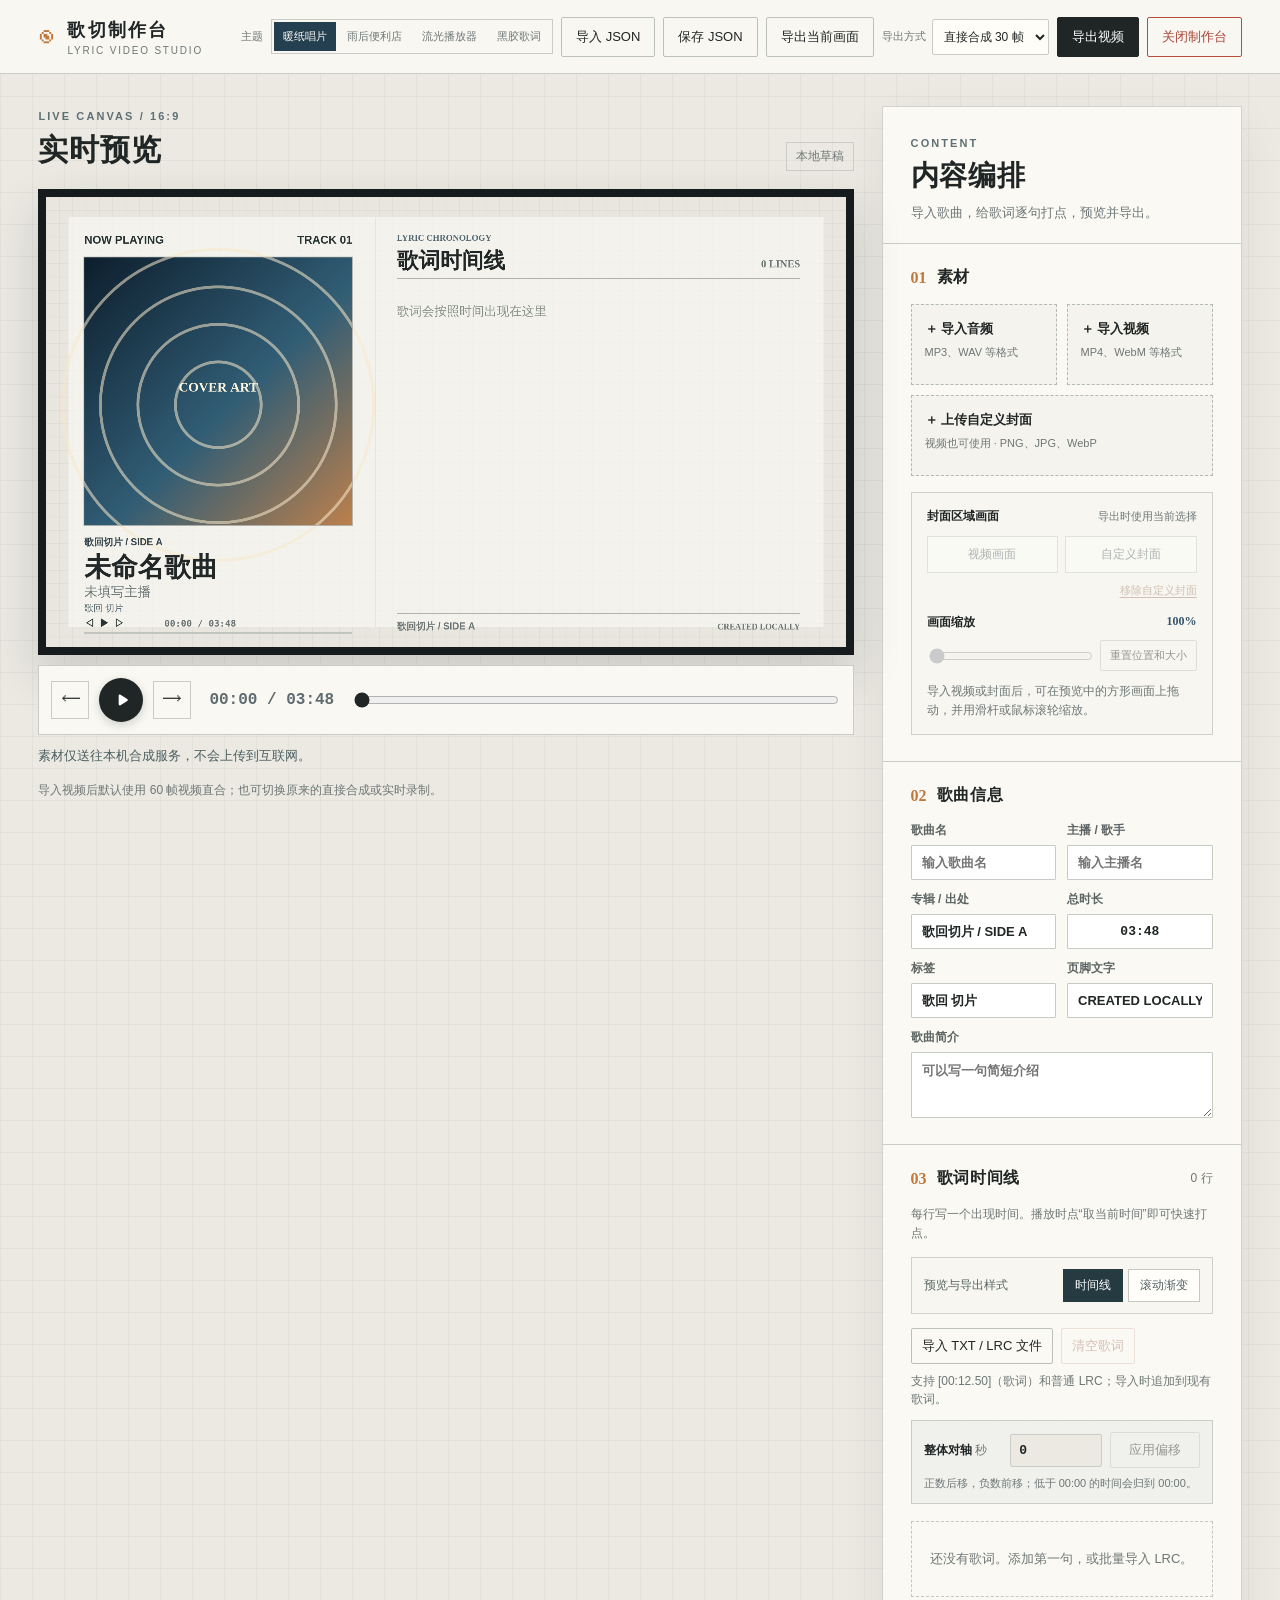
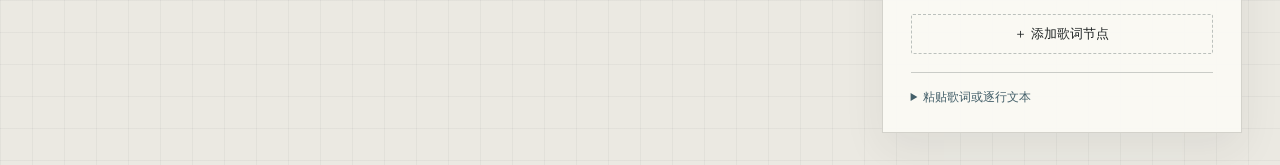
<file: index.html>
<!doctype html>
<html lang="zh-CN">
<head>
  <meta charset="utf-8">
  <meta name="viewport" content="width=device-width, initial-scale=1">
  <meta name="theme-color" content="#e9e6dd">
  <title>歌切制作台</title>
  <link rel="stylesheet" href="styles.css">
</head>
<body>
  <header class="topbar">
    <div class="brand"><span class="brand-mark">◉</span><div><strong>歌切制作台</strong><small>LYRIC VIDEO STUDIO</small></div></div>
    <div class="top-actions">
      <div class="theme-picker"><span>主题</span><div class="theme-switch" role="group" aria-label="制作台主题"><button id="theme-paper" type="button" aria-pressed="true">暖纸唱片</button><button id="theme-rainy" type="button" aria-pressed="false">雨后便利店</button><button id="theme-player" type="button" aria-pressed="false">流光播放器</button><button id="theme-vinyl" type="button" aria-pressed="false">黑胶歌词</button></div></div>
      <label class="button ghost" for="project-import">导入 JSON</label>
      <input id="project-import" type="file" accept=".json,application/json" hidden>
      <button id="project-save" class="button ghost" type="button">保存 JSON</button>
      <button id="export-png" class="button ghost" type="button">导出当前画面</button>
      <label class="export-mode">导出方式<select id="export-mode" aria-label="视频导出方式"><option value="video-direct">视频直合 60 帧</option><option value="direct" selected>直接合成 30 帧</option><option value="record">实时录制</option></select></label>
      <button id="export-video" class="button primary" type="button">导出视频</button>
      <button id="shutdown-studio" class="button shutdown" type="button">关闭制作台</button>
    </div>
  </header>

  <div id="shutdown-screen" class="shutdown-screen hidden" role="status" aria-live="polite">
    <div class="shutdown-card"><span class="eyebrow">STUDIO CLOSED</span><h1>制作台已关闭</h1><p>本机服务和正在进行的合成已停止。要继续使用，请重新双击“启动制作台.bat”，然后刷新页面。</p></div>
  </div>

  <main class="workspace">
    <section class="preview-column" aria-label="视频预览">
      <div class="section-heading"><div><span class="eyebrow">LIVE CANVAS / 16:9</span><h1>实时预览</h1></div><span id="save-state" class="save-state">本地草稿</span></div>
      <div class="canvas-frame"><canvas id="preview" width="1920" height="1080" aria-label="歌词视频画面预览"></canvas></div>
      <div class="transport">
        <button id="prev-line" type="button" title="上一句" aria-label="上一句">⟵</button>
        <button id="play-toggle" class="play-button" type="button" aria-label="播放"><svg class="transport-icon" viewBox="0 0 24 24" aria-hidden="true"><path d="M8 6.8c0-1.1 1.2-1.7 2.2-1.1l8.1 5.1a1.4 1.4 0 0 1 0 2.4l-8.1 5.1A1.4 1.4 0 0 1 8 17.2z"/></svg></button>
        <button id="next-line" type="button" title="下一句" aria-label="下一句">⟶</button>
        <span id="time-readout" class="time-readout">00:00 / 03:48</span>
        <input id="seek" type="range" min="0" max="228" step="0.05" value="0" aria-label="播放进度">
      </div>
      <div id="export-status" class="export-status" role="status" aria-live="polite">素材仅送往本机合成服务，不会上传到互联网。</div>
      <button id="cancel-export" class="button cancel hidden" type="button">停止合成</button>
      <p class="hint">导入视频后默认使用 60 帧视频直合；也可切换原来的直接合成或实时录制。</p>
    </section>

    <aside class="editor" aria-label="内容编辑">
      <div class="editor-header"><span class="eyebrow">CONTENT</span><h2>内容编排</h2><p>导入歌曲，给歌词逐句打点，预览并导出。</p></div>

      <section class="editor-section">
        <div class="editor-section-title"><span class="number">01</span><h3>素材</h3></div>
        <div class="upload-grid">
          <label class="upload-box" for="media-input"><strong>＋ 导入音频</strong><small id="media-name">MP3、WAV 等格式</small></label>
          <input id="media-input" type="file" accept="audio/*" hidden>
          <label class="upload-box" for="video-input"><strong>＋ 导入视频</strong><small id="video-name">MP4、WebM 等格式</small></label>
          <input id="video-input" type="file" accept="video/*" hidden>
          <label class="upload-box cover-upload" for="cover-input"><strong>＋ 上传自定义封面</strong><small id="cover-name">视频也可使用 · PNG、JPG、WebP</small></label>
          <input id="cover-input" type="file" accept="image/*" hidden>
        </div>
        <div class="visual-controls">
          <div class="visual-controls-heading"><strong>封面区域画面</strong><span>导出时使用当前选择</span></div>
          <div class="visual-source-switch" role="group" aria-label="封面区域画面来源">
            <button id="visual-source-video" type="button" aria-pressed="false" disabled>视频画面</button>
            <button id="visual-source-cover" type="button" aria-pressed="false" disabled>自定义封面</button>
          </div>
          <button id="remove-cover" class="remove-cover" type="button" disabled>移除自定义封面</button>
          <div class="video-adjust">
            <label for="video-zoom">画面缩放 <output id="video-zoom-value" for="video-zoom">100%</output></label>
            <input id="video-zoom" type="range" min="1" max="3" step="0.01" value="1" disabled>
            <button id="video-reset" class="button ghost" type="button" disabled>重置位置和大小</button>
          </div>
          <p id="visual-help" class="field-note">导入视频或封面后，可在预览中的画面上拖动，并用滑杆或鼠标滚轮缩放。</p>
        </div>
        <div id="vinyl-background-controls" class="vinyl-background-controls hidden">
          <div class="visual-controls-heading"><strong>黑胶主题背景</strong><span>仅在工作台设置</span></div>
          <div class="vinyl-background-switch" role="group" aria-label="黑胶主题背景来源">
            <button id="vinyl-bg-video" type="button" aria-pressed="true">视频取色渐变</button>
            <button id="vinyl-bg-image" type="button" aria-pressed="false">自定义图片</button>
          </div>
          <label class="button ghost vinyl-background-upload" for="vinyl-bg-input">＋ 导入背景图片</label>
          <input id="vinyl-bg-input" type="file" accept="image/png,image/jpeg,image/webp" hidden>
          <button id="vinyl-bg-remove" class="remove-cover" type="button" disabled>移除背景图片</button>
          <p id="vinyl-bg-status" class="field-note">未导入视频时使用内置深蓝渐变。</p>
          <div class="vinyl-speed-control">
            <label for="vinyl-speed">唱片转速 <output id="vinyl-speed-value" for="vinyl-speed">40 秒/圈</output></label>
            <input id="vinyl-speed" type="range" min="5" max="80" step="1" value="40" aria-label="唱片每圈所需秒数">
            <small>仅播放时转动；数值越大，转得越慢。</small>
          </div>
        </div>
      </section>

      <section class="editor-section">
        <div class="editor-section-title"><span class="number">02</span><h3>歌曲信息</h3></div>
        <div class="fields two">
          <label>歌曲名<input id="song-title" autocomplete="off" placeholder="输入歌曲名"></label>
          <label>主播 / 歌手<input id="song-artist" autocomplete="off" placeholder="输入主播名"></label>
          <label>专辑 / 出处<input id="song-album" autocomplete="off" placeholder="歌回切片"></label>
          <label>总时长<input id="song-duration" inputmode="numeric" placeholder="03:48"></label>
          <label>标签<input id="song-tags" autocomplete="off" placeholder="歌回 夜晚"></label>
          <label>页脚文字<input id="song-footer" autocomplete="off" placeholder="CREATED LOCALLY"></label>
        </div>
        <label class="full-field">歌曲简介<textarea id="song-description" rows="2" placeholder="可以写一句简短介绍"></textarea></label>
      </section>

      <section class="editor-section lyrics-section">
        <div class="editor-section-title"><span class="number">03</span><h3>歌词时间线</h3><span id="line-count" class="count">0 行</span></div>
        <p class="field-note">每行写一个出现时间。播放时点“取当前时间”即可快速打点。</p>
        <div class="lyric-display-control">
          <span>预览与导出样式</span>
          <div class="lyric-display-switch" role="group" aria-label="歌词展示方式">
            <button id="lyric-style-timeline" type="button" aria-pressed="true">时间线</button>
            <button id="lyric-style-scroll" type="button" aria-pressed="false">滚动渐变</button>
          </div>
        </div>
        <div class="lyrics-file-import">
          <label class="button ghost" for="lyrics-file-input">导入 TXT / LRC 文件</label>
          <button id="clear-lyrics" class="button ghost clear-lyrics" type="button" disabled>清空歌词</button>
          <input id="lyrics-file-input" type="file" accept=".txt,.lrc,text/plain" hidden>
          <span id="lyrics-file-name">支持 [00:12.50]（歌词）和普通 LRC；导入时追加到现有歌词。</span>
        </div>
        <div class="lyric-offset-control">
          <label for="lyric-offset">整体对轴 <span>秒</span></label>
          <input id="lyric-offset" type="number" min="-3600" max="3600" step="0.01" value="0" aria-label="歌词整体前移或后移秒数">
          <button id="apply-lyric-offset" class="button ghost" type="button" disabled>应用偏移</button>
          <small>正数后移，负数前移；低于 00:00 的时间会归到 00:00。</small>
        </div>
        <div id="lyric-list" class="lyric-list"></div>
        <button id="add-line" class="button add-line" type="button">＋ 添加歌词节点</button>
        <details class="import-lrc"><summary>粘贴歌词或逐行文本</summary><textarea id="lrc-text" rows="5" placeholder="[00:12.50]（第一句歌词）\n[00:17.20]（第二句歌词）"></textarea><button id="lrc-import" class="button ghost" type="button">导入到时间线</button></details>
      </section>
    </aside>
  </main>

  <audio id="audio-source" preload="metadata"></audio>
  <video id="video-source" preload="metadata" playsinline></video>
  <script src="lyric-parser.js"></script>
  <script src="video-frame.js"></script>
  <script src="export-timeline.js"></script>
  <script src="recording-export.js"></script>
  <script src="vinyl-theme.js"></script>
  <script src="app.js"></script>
</body>
</html>
</file>
<file: styles.css>
:root{--paper:#ebe9e2;--paper-dark:#dedbd1;--ink:#202525;--muted:#6e7777;--line:#caccc7;--accent:#bf773b;--blue:#243f50;--white:#fffdf8}
*{box-sizing:border-box}
html,body{margin:0;min-height:100%;font-family:"Microsoft YaHei","Noto Sans CJK SC",sans-serif;color:var(--ink);background:var(--paper)}
body{background-image:linear-gradient(rgba(31,46,53,.045) 1px,transparent 1px),linear-gradient(90deg,rgba(31,46,53,.045) 1px,transparent 1px);background-size:32px 32px}
button,input,textarea{font:inherit}
button{cursor:pointer}
.topbar{height:74px;display:flex;align-items:center;justify-content:space-between;padding:0 clamp(18px,3vw,56px);border-bottom:1px solid var(--line);background:rgba(250,249,244,.88);backdrop-filter:blur(16px);position:sticky;top:0;z-index:10}
.brand{display:flex;align-items:center;gap:14px}.brand-mark{font-size:30px;color:var(--accent)}.brand strong{display:block;letter-spacing:.12em;font-size:18px}.brand small{display:block;font-size:10px;letter-spacing:.18em;color:var(--muted);margin-top:3px}
.top-actions{display:flex;gap:8px;align-items:center}.export-mode{display:flex;align-items:center;gap:6px;font-size:11px;color:var(--muted);white-space:nowrap}.export-mode select{max-width:136px;padding:9px 7px;border:1px solid var(--line);background:var(--white);color:var(--ink);font-size:12px;border-radius:2px}.export-mode select:disabled{opacity:.55}
.button{border:1px solid #bcc1bd;background:#f8f7f1;color:var(--ink);padding:10px 14px;border-radius:2px;display:inline-flex;align-items:center;justify-content:center;gap:5px;text-decoration:none;white-space:nowrap;font-size:13px;transition:background .18s,border-color .18s,transform .18s}.button:hover{background:white;border-color:#747d78;transform:translateY(-1px)}.button:disabled{opacity:.45;cursor:not-allowed;transform:none}.button.primary{background:var(--ink);border-color:var(--ink);color:white}.button.primary:hover{background:#34454c}.button.ghost{background:transparent}.button.cancel{margin-top:10px;border-color:#b74e3c;color:#b74e3c}
.button.shutdown{background:transparent;border-color:#b74e3c;color:#a84336}.button.shutdown:hover{background:#fff0ec;border-color:#a84336}
.shutdown-screen{position:fixed;inset:0;z-index:20;display:grid;place-items:center;padding:24px;background:rgba(15,26,31,.88)}.shutdown-card{max-width:460px;padding:38px;background:var(--white);border:1px solid var(--line);box-shadow:0 20px 60px rgba(0,0,0,.25)}.shutdown-card h1{margin:12px 0;font:32px Georgia,"Microsoft YaHei",serif}.shutdown-card p{margin:0;line-height:1.8;color:var(--muted)}
.workspace{display:grid;grid-template-columns:minmax(0,1.55fr) minmax(360px,.68fr);gap:28px;padding:32px clamp(18px,3vw,56px);max-width:2200px;margin:0 auto;align-items:start}
.preview-column{position:sticky;top:104px;min-width:0}.section-heading{display:flex;align-items:end;justify-content:space-between;margin-bottom:18px}.eyebrow{font-size:11px;letter-spacing:.19em;font-weight:700;color:#5f7075}.section-heading h1,.editor-header h2{font-family:Georgia,"Noto Serif CJK SC","Songti SC",serif;font-size:30px;letter-spacing:.03em;margin:6px 0 0}.save-state{font-size:12px;color:var(--muted);border:1px solid var(--line);padding:5px 9px}
.canvas-frame{background:#161c1e;padding:8px;box-shadow:0 20px 45px rgba(31,39,41,.16)}canvas{width:100%;height:auto;aspect-ratio:16/9;display:block;background:#e9e7e0}
.transport{display:flex;align-items:center;gap:10px;background:#f9f8f2;border:1px solid var(--line);padding:12px;margin-top:10px}.transport button{width:38px;height:38px;border:1px solid var(--line);background:transparent;color:var(--ink);font-size:19px}.transport button:hover{border-color:var(--ink)}.transport .play-button{width:44px;height:44px;display:grid;place-items:center;background:var(--ink);color:white;border-radius:50%;border-color:transparent;font-size:14px;box-shadow:0 3px 10px rgba(13,27,45,.18);transition:transform .18s ease,box-shadow .18s ease,background .18s ease}.transport .play-button:hover{transform:scale(1.06);box-shadow:0 5px 14px rgba(13,27,45,.24)}.transport .play-button:active{transform:scale(.96)}.transport-icon{width:20px;height:20px;display:block;fill:currentColor}.transport-icon:not(.pause-icon){transform:translateX(1px)}.time-readout{font-family:Consolas,"Microsoft YaHei",monospace;font-variant-numeric:lining-nums tabular-nums;font-weight:700;white-space:nowrap;color:#606b70;margin:0 8px}.transport input[type=range]{flex:1;min-width:80px;accent-color:var(--ink)}
.export-status{font-size:13px;color:#4b5f60;padding:12px 0 0;min-height:32px}.hint{font-size:12px;line-height:1.5;color:var(--muted);margin:14px 0}.hidden{display:none!important}
.editor{background:rgba(251,250,245,.94);border:1px solid #d3d2cb;box-shadow:0 16px 40px rgba(36,47,47,.07);min-width:0}.editor-header{padding:26px 28px 21px;border-bottom:1px solid var(--line)}.editor-header h2{font-size:28px}.editor-header p{font-size:13px;color:var(--muted);margin:9px 0 0}.editor-section{padding:23px 28px 26px;border-bottom:1px solid var(--line)}.editor-section:last-child{border-bottom:0}.editor-section-title{display:flex;align-items:center;gap:10px;margin-bottom:16px}.editor-section-title h3{font-size:16px;margin:0;letter-spacing:.04em}.number{font-family:Georgia,serif;color:var(--accent);font-weight:700}.count{margin-left:auto;font-size:12px;color:var(--muted)}
.upload-grid{display:grid;grid-template-columns:1fr 1fr;gap:10px}.upload-box{display:flex;flex-direction:column;gap:7px;min-height:81px;padding:15px 13px;border:1px dashed #b3bab6;cursor:pointer;background:#f4f3ed;transition:background .18s,border-color .18s}.upload-box:hover{background:white;border-color:var(--accent)}.upload-box strong{font-size:13px}.upload-box small{font-size:11px;color:var(--muted);line-height:1.4;overflow-wrap:anywhere}.field-note{font-size:12px;line-height:1.55;color:var(--muted);margin:12px 0 0}
.cover-upload{grid-column:1/-1}
.visual-controls{margin-top:16px;padding:15px;border:1px solid #d0d2ca;background:#f7f6f0}.visual-controls-heading{display:flex;align-items:center;justify-content:space-between;gap:8px;font-size:12px}.visual-controls-heading span{color:var(--muted);font-size:11px}.visual-source-switch{display:grid;grid-template-columns:1fr 1fr;gap:7px;margin-top:11px}.visual-source-switch button{padding:9px;border:1px solid #c5c9c2;background:#fffefa;color:#526063;font-size:12px}.visual-source-switch button[aria-pressed=true]{background:#263a42;border-color:#263a42;color:white}.visual-source-switch button:disabled{opacity:.44;cursor:not-allowed}.video-adjust{display:grid;grid-template-columns:1fr auto;align-items:center;gap:9px;margin-top:15px}.video-adjust label{grid-column:1/-1;display:flex;justify-content:space-between;font-size:12px;font-weight:700}.video-adjust output{font-family:Georgia,serif;color:#35556a}.video-adjust input{width:100%;accent-color:#263a42}.video-adjust .button{font-size:11px;padding:7px 9px}.visual-controls .field-note{margin-top:11px}canvas.can-pan{cursor:grab;touch-action:none}canvas.is-panning{cursor:grabbing}
.remove-cover{display:block;margin:9px 0 0 auto;padding:1px 0;border:0;background:transparent;color:#8a5b42;text-decoration:underline;text-underline-offset:3px;font-size:11px}.remove-cover:disabled{opacity:.35;cursor:not-allowed}
.vinyl-background-controls{margin-top:13px;padding:15px;border:1px solid #d0d2ca;background:#f7f6f0}.vinyl-background-switch{display:grid;grid-template-columns:1fr 1fr;gap:7px;margin-top:12px}.vinyl-background-switch button{padding:9px 7px;border:1px solid #c5c9c2;background:#fffefa;color:#526063;font-size:12px}.vinyl-background-switch button[aria-pressed=true]{background:#263a42;border-color:#263a42;color:white}.vinyl-background-upload{width:100%;margin-top:11px;cursor:pointer;border-style:dashed}.vinyl-background-controls .field-note{margin-top:12px}
.vinyl-speed-control{margin-top:16px;padding-top:14px;border-top:1px solid rgba(127,145,164,.32)}.vinyl-speed-control label{display:flex;justify-content:space-between;align-items:center;gap:10px;font-size:13px;font-weight:700}.vinyl-speed-control output{font-variant-numeric:tabular-nums;color:#b88b3e}.vinyl-speed-control input{width:100%;margin:11px 0 6px;accent-color:#d9b86c}.vinyl-speed-control small{display:block;color:#79878e;font-size:11px;line-height:1.5}body[data-theme="vinyl-player"] .vinyl-speed-control{border-color:#4c6a93}body[data-theme="vinyl-player"] .vinyl-speed-control output{color:#ead299}body[data-theme="vinyl-player"] .vinyl-speed-control small{color:#a9bedb}
.fields{display:grid;gap:11px}.fields.two{grid-template-columns:1fr 1fr}.fields label,.full-field,.lyric-row label{display:flex;flex-direction:column;gap:6px;font-size:12px;color:#5c6564;font-weight:600}.fields input,.full-field textarea,.lyric-row input,.import-lrc textarea{width:100%;border:1px solid #c7cbc6;background:white;color:var(--ink);padding:9px 10px;outline:none;border-radius:1px;font-size:13px}.fields input:focus,.full-field textarea:focus,.lyric-row input:focus,.import-lrc textarea:focus{border-color:var(--accent);box-shadow:0 0 0 2px rgba(191,119,59,.12)}.full-field{margin-top:11px}.full-field textarea{resize:vertical;min-height:66px}
.lyric-list{display:flex;flex-direction:column;gap:9px;margin:17px 0}.lyric-empty{padding:28px 15px;text-align:center;border:1px dashed #c4c8c2;color:var(--muted);font-size:13px}.lyric-row{border:1px solid #d0d2cc;background:#f6f5ef;padding:12px}.lyric-row.is-active{border-color:var(--accent);background:#f9f0e7}.lyric-row-top{display:flex;align-items:center;gap:8px;margin-bottom:9px}.lyric-index{font-family:Georgia,serif;font-weight:700;color:var(--accent);margin-right:auto}.lyric-row-top button{border:1px solid #c6c8c2;background:white;padding:4px 7px;font-size:11px;color:#566460}.lyric-row-top button:hover{border-color:var(--ink);color:var(--ink)}.lyric-row-fields{display:grid;grid-template-columns:80px 1fr;gap:9px}.lyric-row-fields .translation{grid-column:2}.lyric-row .time-input,#song-duration{text-align:center;font-family:Consolas,"Microsoft YaHei",monospace;font-variant-numeric:lining-nums tabular-nums;font-weight:700}.add-line{width:100%;border-style:dashed;background:transparent}.import-lrc{margin-top:18px;border-top:1px solid var(--line);padding-top:16px}.import-lrc summary{cursor:pointer;font-size:12px;color:#435f69}.import-lrc textarea{display:block;margin:12px 0;resize:vertical;min-height:85px}
.lyrics-file-import{display:flex;align-items:center;gap:8px;flex-wrap:wrap;margin-top:14px}.lyrics-file-import label{cursor:pointer;white-space:nowrap}.lyrics-file-import .button{padding:8px 10px}.lyrics-file-import span{flex:1 1 100%;font-size:12px;line-height:1.5;color:var(--muted)}.clear-lyrics{border-color:rgba(172,112,98,.45);color:#a86d60}.clear-lyrics:hover:not(:disabled){border-color:#c98a7b;color:#db9d8f}.clear-lyrics:disabled{opacity:.42;cursor:not-allowed}
.lyric-offset-control{display:grid;grid-template-columns:auto 92px auto;align-items:center;gap:8px;margin-top:12px;padding:11px 12px;border:1px solid var(--line);background:rgba(127,145,164,.08)}.lyric-offset-control label{font-size:12px;font-weight:700;color:var(--ink)}.lyric-offset-control label span{font-weight:400;color:var(--muted)}.lyric-offset-control input{width:100%;min-width:0;padding:8px;border:1px solid var(--line);border-radius:2px;background:var(--paper);color:var(--ink);font:600 13px Consolas,"Microsoft YaHei",monospace;font-variant-numeric:tabular-nums}.lyric-offset-control .button{padding:8px 10px;white-space:nowrap}.lyric-offset-control small{grid-column:1/-1;color:var(--muted);font-size:11px;line-height:1.45}.lyric-offset-control button:disabled{opacity:.42;cursor:not-allowed}body[data-theme="vinyl-player"] .lyric-offset-control{background:rgba(47,73,112,.25)}
.lyric-display-control{display:flex;align-items:center;justify-content:space-between;gap:12px;margin:15px 0 2px;padding:11px 12px;border:1px solid #d0d2ca;background:#f7f6f0;font-size:12px;color:#586564}.lyric-display-switch{display:flex;gap:5px}.lyric-display-switch button{padding:7px 11px;border:1px solid #c5c9c2;background:#fffefa;color:#526063;font-size:12px}.lyric-display-switch button[aria-pressed=true]{background:#263a42;border-color:#263a42;color:white}.lyric-display-switch button:focus-visible{outline:2px solid var(--accent);outline-offset:2px}
.theme-picker{display:flex;align-items:center;gap:8px;font-size:11px;color:var(--muted);white-space:nowrap}.theme-switch{display:flex;border:1px solid var(--line);padding:2px;gap:2px}.theme-switch button{border:0;background:transparent;color:var(--muted);padding:7px 9px;font-size:11px;white-space:nowrap}.theme-switch button[aria-pressed=true]{background:var(--blue);color:var(--white)}.theme-switch button:focus-visible{outline:2px solid var(--accent);outline-offset:1px}
body[data-theme="rainy-night"]{color-scheme:dark;--paper:#183451;--paper-dark:#24466a;--ink:#f0f7ff;--muted:#bbcee2;--line:rgba(159,199,235,.38);--accent:#78def1;--blue:#75dcf0;--white:#173653;background-color:var(--paper);background-image:radial-gradient(ellipse at 14% 14%,rgba(65,132,198,.30),transparent 42%),radial-gradient(ellipse at 88% 75%,rgba(119,131,202,.21),transparent 38%),linear-gradient(rgba(159,205,247,.075) 1px,transparent 1px),linear-gradient(90deg,rgba(159,205,247,.075) 1px,transparent 1px);background-size:auto,auto,32px 32px,32px 32px}
body[data-theme="rainy-night"] .topbar{background:rgba(19,43,69,.94);border-color:var(--line);box-shadow:0 8px 30px rgba(4,15,30,.24)}body[data-theme="rainy-night"] .brand-mark{color:#74e6ff}body[data-theme="rainy-night"] .brand small{color:#91afcf}body[data-theme="rainy-night"] .eyebrow{color:#91c5e7}
body[data-theme="rainy-night"] .button{background:#24476b;border-color:#4b7097;color:#f3f8ff}body[data-theme="rainy-night"] .button:hover{background:#31577e;border-color:#75dcf0}body[data-theme="rainy-night"] .button.primary{background:#71dff3;border-color:#71dff3;color:#08203d}body[data-theme="rainy-night"] .button.primary:hover{background:#a0efff;border-color:#a0efff}body[data-theme="rainy-night"] .button.cancel{background:transparent;border-color:#db857e;color:#ffc2ba}
body[data-theme="rainy-night"] .theme-switch{border-color:#4c7097}body[data-theme="rainy-night"] .theme-switch button[aria-pressed=true]{background:#71dff3;color:#173653}
body[data-theme="rainy-night"] .section-heading h1,body[data-theme="rainy-night"] .editor-header h2{color:#f0f7ff}body[data-theme="rainy-night"] .save-state{border-color:#355579;color:#b1c9e3}
body[data-theme="rainy-night"] .canvas-frame{background:#102640;box-shadow:0 20px 48px rgba(5,19,37,.42),0 0 0 1px rgba(148,207,247,.28)}body[data-theme="rainy-night"] canvas{background:#193654}
body[data-theme="rainy-night"] .transport{background:rgba(25,53,83,.95);border-color:#5c81a7}body[data-theme="rainy-night"] .transport button{border-color:#4c7097;color:#d9e9f7}body[data-theme="rainy-night"] .transport button:hover{border-color:#75dcf0}body[data-theme="rainy-night"] .transport .play-button{background:#71dff3;border-color:#71dff3;color:#08203d}body[data-theme="rainy-night"] .time-readout{color:#c7d9ea}body[data-theme="rainy-night"] .transport input[type=range],body[data-theme="rainy-night"] .video-adjust input{accent-color:#71dff3}body[data-theme="rainy-night"] .export-status{color:#b7d0e8}
body[data-theme="rainy-night"] .editor{background:rgba(23,47,75,.96);border-color:#42688f;box-shadow:0 18px 48px rgba(0,8,22,.32)}body[data-theme="rainy-night"] .editor-header,body[data-theme="rainy-night"] .editor-section{border-color:#42688f}body[data-theme="rainy-night"] .editor-section-title h3{color:#eff7ff}body[data-theme="rainy-night"] .number{color:#83e4f4}body[data-theme="rainy-night"] .count{color:#bbcee2}body[data-theme="rainy-night"] .fields label,body[data-theme="rainy-night"] .full-field,body[data-theme="rainy-night"] .lyric-row label{color:#c0d4e8}body[data-theme="rainy-night"] .field-note,body[data-theme="rainy-night"] .hint{color:#adc2da}
body[data-theme="rainy-night"] .upload-box{background:rgba(36,68,103,.84);border-color:#5c81a7;color:#eff7ff}body[data-theme="rainy-night"] .upload-box:hover{background:#315b82;border-color:#69dcf5}body[data-theme="rainy-night"] .upload-box small{color:#bfd2e7}body[data-theme="rainy-night"] .visual-controls,body[data-theme="rainy-night"] .lyric-display-control{background:rgba(34,61,91,.86);border-color:#52759a;color:#d7e8f7}body[data-theme="rainy-night"] .visual-controls-heading span{color:#acc3da}body[data-theme="rainy-night"] .visual-source-switch button{background:#1c3a5c;border-color:#4a7098;color:#d9e8f6}body[data-theme="rainy-night"] .visual-source-switch button[aria-pressed=true]{background:#71dff3;border-color:#71dff3;color:#08203d}body[data-theme="rainy-night"] .video-adjust output{color:#87e5f7}body[data-theme="rainy-night"] .remove-cover{color:#b1e6f5}
body[data-theme="rainy-night"] .fields input,body[data-theme="rainy-night"] .full-field textarea,body[data-theme="rainy-night"] .lyric-row input,body[data-theme="rainy-night"] .import-lrc textarea{background:#1a3655;border-color:#52769b;color:#f3f8ff}body[data-theme="rainy-night"] .fields input::placeholder,body[data-theme="rainy-night"] .full-field textarea::placeholder,body[data-theme="rainy-night"] .lyric-row input::placeholder,body[data-theme="rainy-night"] .import-lrc textarea::placeholder{color:#a0b7d0}body[data-theme="rainy-night"] .fields input:focus,body[data-theme="rainy-night"] .full-field textarea:focus,body[data-theme="rainy-night"] .lyric-row input:focus,body[data-theme="rainy-night"] .import-lrc textarea:focus{border-color:#68ddf4;box-shadow:0 0 0 2px rgba(104,218,244,.2)}
body[data-theme="rainy-night"] .lyric-empty,body[data-theme="rainy-night"] .lyric-row{background:rgba(31,61,95,.84);border-color:#52769a;color:#a9c1dc}body[data-theme="rainy-night"] .lyric-row.is-active{background:rgba(66,139,174,.40);border-color:#71dff3}body[data-theme="rainy-night"] .lyric-row-top button{background:#1e3c5e;border-color:#52799f;color:#e5f0fa}body[data-theme="rainy-night"] .lyric-row-top button:hover{border-color:#68ddf4;color:#f7fcff}body[data-theme="rainy-night"] .add-line{border-color:#52779c;color:#deedf8}body[data-theme="rainy-night"] .import-lrc{border-color:#52779b}body[data-theme="rainy-night"] .import-lrc summary{color:#9ce5f3}body[data-theme="rainy-night"] .lyric-display-switch button{background:#1e3c5e;border-color:#52799f;color:#d5e4f1}body[data-theme="rainy-night"] .lyric-display-switch button[aria-pressed=true]{background:#71dff3;border-color:#71dff3;color:#08203d}
body[data-theme="flow-player"]{color-scheme:dark;--paper:#29232b;--paper-dark:#3c303b;--ink:#f8f1ed;--muted:#c7b9bd;--line:rgba(255,244,241,.2);--accent:#e3a9bc;--blue:#f2d5dc;--white:#3a2c37;background:#332934;background-image:radial-gradient(ellipse at 20% 0%,rgba(180,118,147,.25),transparent 46%),radial-gradient(ellipse at 90% 80%,rgba(134,163,168,.18),transparent 45%),linear-gradient(rgba(255,255,255,.025) 1px,transparent 1px),linear-gradient(90deg,rgba(255,255,255,.025) 1px,transparent 1px);background-size:auto,auto,32px 32px,32px 32px}
body[data-theme="flow-player"] .topbar{background:rgba(38,30,39,.94);border-color:var(--line);box-shadow:0 8px 30px rgba(15,10,17,.24)}body[data-theme="flow-player"] .brand-mark{color:#f0b8c9}body[data-theme="flow-player"] .brand small,body[data-theme="flow-player"] .eyebrow{color:#e4c5d0}
body[data-theme="flow-player"] .button{background:#463746;border-color:#725b6d;color:#fff7f3}body[data-theme="flow-player"] .button:hover{background:#5a4557;border-color:#e3a9bc}body[data-theme="flow-player"] .button.primary{background:#f1d7dd;border-color:#f1d7dd;color:#3c2c39}body[data-theme="flow-player"] .button.primary:hover{background:#fff0f2;border-color:#fff0f2}body[data-theme="flow-player"] .button.cancel{background:transparent;border-color:#df998f;color:#ffc9c0}
body[data-theme="flow-player"] .theme-switch{border-color:#70596d}body[data-theme="flow-player"] .theme-switch button[aria-pressed=true]{background:#f1d7dd;color:#3c2c39}body[data-theme="flow-player"] .section-heading h1,body[data-theme="flow-player"] .editor-header h2{color:#fff7f3}body[data-theme="flow-player"] .save-state{border-color:#70596d;color:#ddcbd0}
body[data-theme="flow-player"] .canvas-frame{background:#201922;box-shadow:0 20px 48px rgba(10,6,12,.46),0 0 0 1px rgba(255,230,236,.18)}body[data-theme="flow-player"] canvas{background:#68515f}body[data-theme="flow-player"] .transport{background:rgba(48,37,49,.94);border-color:#715b6e}body[data-theme="flow-player"] .transport button{border-color:#755f71;color:#f7e8e9}body[data-theme="flow-player"] .transport button:hover{border-color:#efbfd0}body[data-theme="flow-player"] .transport .play-button{background:#f1d7dd;border-color:#f1d7dd;color:#3c2c39}body[data-theme="flow-player"] .time-readout{color:#e8d7da}body[data-theme="flow-player"] .transport input[type=range],body[data-theme="flow-player"] .video-adjust input{accent-color:#edbdcd}body[data-theme="flow-player"] .export-status{color:#e0d3d4}
body[data-theme="flow-player"] .editor{background:rgba(46,36,47,.96);border-color:#654f62;box-shadow:0 18px 48px rgba(8,5,10,.34)}body[data-theme="flow-player"] .editor-header,body[data-theme="flow-player"] .editor-section{border-color:#594657}body[data-theme="flow-player"] .editor-section-title h3{color:#fff4f0}body[data-theme="flow-player"] .number{color:#efb5c8}body[data-theme="flow-player"] .count{color:#cbb9c1}body[data-theme="flow-player"] .fields label,body[data-theme="flow-player"] .full-field,body[data-theme="flow-player"] .lyric-row label{color:#decbd1}body[data-theme="flow-player"] .field-note,body[data-theme="flow-player"] .hint{color:#cbb9c1}
body[data-theme="flow-player"] .upload-box{background:rgba(70,53,70,.84);border-color:#765f73;color:#fff4f0}body[data-theme="flow-player"] .upload-box:hover{background:#59445a;border-color:#e3a9bc}body[data-theme="flow-player"] .upload-box small{color:#d5c4ca}body[data-theme="flow-player"] .visual-controls,body[data-theme="flow-player"] .lyric-display-control{background:rgba(62,48,64,.86);border-color:#765f73;color:#eee0e2}body[data-theme="flow-player"] .visual-controls-heading span{color:#d1bdc5}body[data-theme="flow-player"] .visual-source-switch button{background:#443546;border-color:#755f73;color:#f1e5e6}body[data-theme="flow-player"] .visual-source-switch button[aria-pressed=true]{background:#f1d7dd;border-color:#f1d7dd;color:#3c2c39}body[data-theme="flow-player"] .video-adjust output{color:#efc2cf}body[data-theme="flow-player"] .remove-cover{color:#f1bdcd}
body[data-theme="flow-player"] .fields input,body[data-theme="flow-player"] .full-field textarea,body[data-theme="flow-player"] .lyric-row input,body[data-theme="flow-player"] .import-lrc textarea{background:#302632;border-color:#705b6e;color:#fff7f4}body[data-theme="flow-player"] .fields input::placeholder,body[data-theme="flow-player"] .full-field textarea::placeholder,body[data-theme="flow-player"] .lyric-row input::placeholder,body[data-theme="flow-player"] .import-lrc textarea::placeholder{color:#beaab3}body[data-theme="flow-player"] .fields input:focus,body[data-theme="flow-player"] .full-field textarea:focus,body[data-theme="flow-player"] .lyric-row input:focus,body[data-theme="flow-player"] .import-lrc textarea:focus{border-color:#e3a9bc;box-shadow:0 0 0 2px rgba(227,169,188,.19)}
body[data-theme="flow-player"] .lyric-empty,body[data-theme="flow-player"] .lyric-row{background:rgba(58,45,60,.84);border-color:#705b6e;color:#d5c2ca}body[data-theme="flow-player"] .lyric-row.is-active{background:rgba(133,87,112,.42);border-color:#e2a9bc}body[data-theme="flow-player"] .lyric-row-top button{background:#403244;border-color:#755f73;color:#f2e5e7}body[data-theme="flow-player"] .lyric-row-top button:hover{border-color:#e3a9bc;color:#fff7f3}body[data-theme="flow-player"] .add-line{border-color:#755f73;color:#f0e1e5}body[data-theme="flow-player"] .import-lrc{border-color:#705b6e}body[data-theme="flow-player"] .import-lrc summary{color:#efc2cf}body[data-theme="flow-player"] .lyric-display-switch button{background:#403244;border-color:#755f73;color:#eadde1}body[data-theme="flow-player"] .lyric-display-switch button[aria-pressed=true]{background:#f1d7dd;border-color:#f1d7dd;color:#3c2c39}
body[data-theme="vinyl-player"]{color-scheme:dark;--paper:#111e3a;--paper-dark:#233b66;--ink:#f0f5ff;--muted:#afc2de;--line:rgba(168,197,235,.27);--accent:#ead299;--blue:#e9d49f;--white:#21385d;background:#101d38;background-image:radial-gradient(ellipse at 10% 8%,rgba(78,113,186,.3),transparent 46%),linear-gradient(150deg,#142746,#0d1c38 65%,#253964)}
body[data-theme="vinyl-player"] .topbar{background:rgba(15,27,51,.94);border-color:#39527b;box-shadow:0 8px 28px rgba(0,8,28,.25)}body[data-theme="vinyl-player"] .brand-mark{color:#ead299}body[data-theme="vinyl-player"] .brand small,body[data-theme="vinyl-player"] .eyebrow{color:#a9c3e3}body[data-theme="vinyl-player"] .theme-switch{border-color:#4b6790}body[data-theme="vinyl-player"] .theme-switch button[aria-pressed=true]{background:#ead299;color:#17294b}
body[data-theme="vinyl-player"] .button{background:#263e64;border-color:#5a7499;color:#f3f7ff}body[data-theme="vinyl-player"] .button:hover{background:#31517e;border-color:#ead299}body[data-theme="vinyl-player"] .button.primary{background:#ead299;border-color:#ead299;color:#142644}body[data-theme="vinyl-player"] .button.primary:hover{background:#f7e4b8;border-color:#f7e4b8}body[data-theme="vinyl-player"] .button.cancel{background:transparent;border-color:#e8a29e;color:#ffc5c0}
body[data-theme="vinyl-player"] .canvas-frame{background:#0c1730;box-shadow:0 20px 48px rgba(1,8,25,.5),0 0 0 1px rgba(160,195,238,.28)}body[data-theme="vinyl-player"] canvas{background:#102553}body[data-theme="vinyl-player"] .transport{background:#1d3051;border-color:#4b668c}body[data-theme="vinyl-player"] .transport button{border-color:#587397;color:#e8f0ff}body[data-theme="vinyl-player"] .transport .play-button{background:#ead299;border-color:#ead299;color:#142644}body[data-theme="vinyl-player"] .transport input[type=range],body[data-theme="vinyl-player"] .video-adjust input{accent-color:#ead299}body[data-theme="vinyl-player"] .time-readout{color:#d5e2f4}
body[data-theme="vinyl-player"] .editor{background:rgba(20,36,66,.96);border-color:#3c5a82;box-shadow:0 18px 45px rgba(2,8,26,.34)}body[data-theme="vinyl-player"] .editor-header,body[data-theme="vinyl-player"] .editor-section{border-color:#3c5a82}body[data-theme="vinyl-player"] .section-heading h1,body[data-theme="vinyl-player"] .editor-header h2,body[data-theme="vinyl-player"] .editor-section-title h3{color:#f5f8ff}body[data-theme="vinyl-player"] .number{color:#ead299}body[data-theme="vinyl-player"] .save-state{border-color:#48658d;color:#c9d9ef}body[data-theme="vinyl-player"] .fields label,body[data-theme="vinyl-player"] .full-field,body[data-theme="vinyl-player"] .lyric-row label,body[data-theme="vinyl-player"] .field-note,body[data-theme="vinyl-player"] .hint{color:#bbcee9}
body[data-theme="vinyl-player"] .upload-box{background:#213a60;border-color:#6381a7;color:#eff5ff}body[data-theme="vinyl-player"] .upload-box:hover{background:#2a4974;border-color:#ead299}body[data-theme="vinyl-player"] .upload-box small{color:#b7cce7}body[data-theme="vinyl-player"] .visual-controls,body[data-theme="vinyl-player"] .lyric-display-control,body[data-theme="vinyl-player"] .vinyl-background-controls{background:#1b3155;border-color:#4c6a93;color:#e8f1ff}body[data-theme="vinyl-player"] .visual-controls-heading span{color:#a9bedb}body[data-theme="vinyl-player"] .visual-source-switch button,body[data-theme="vinyl-player"] .lyric-display-switch button,body[data-theme="vinyl-player"] .vinyl-background-switch button{background:#223b60;border-color:#5b789e;color:#d6e4f6}body[data-theme="vinyl-player"] .visual-source-switch button[aria-pressed=true],body[data-theme="vinyl-player"] .lyric-display-switch button[aria-pressed=true],body[data-theme="vinyl-player"] .vinyl-background-switch button[aria-pressed=true]{background:#ead299;border-color:#ead299;color:#142644}body[data-theme="vinyl-player"] .remove-cover{color:#f1dcae}
body[data-theme="vinyl-player"] .fields input,body[data-theme="vinyl-player"] .full-field textarea,body[data-theme="vinyl-player"] .lyric-row input,body[data-theme="vinyl-player"] .import-lrc textarea{background:#172b4b;border-color:#587397;color:#f5f8ff}body[data-theme="vinyl-player"] .fields input::placeholder,body[data-theme="vinyl-player"] .full-field textarea::placeholder,body[data-theme="vinyl-player"] .lyric-row input::placeholder,body[data-theme="vinyl-player"] .import-lrc textarea::placeholder{color:#9bb2d0}body[data-theme="vinyl-player"] .lyric-empty,body[data-theme="vinyl-player"] .lyric-row{background:#1c3458;border-color:#4b6a91;color:#b9cce6}body[data-theme="vinyl-player"] .lyric-row.is-active{background:#294b72;border-color:#ead299}body[data-theme="vinyl-player"] .lyric-row-top button{background:#244064;border-color:#6682a7;color:#ebf2ff}body[data-theme="vinyl-player"] .add-line{border-color:#6682a7;color:#e2ecfb}body[data-theme="vinyl-player"] .import-lrc{border-color:#4b6a91}body[data-theme="vinyl-player"] .import-lrc summary{color:#ead299}
#audio-source,#video-source{display:none}
:is(body[data-theme="rainy-night"],body[data-theme="flow-player"],body[data-theme="vinyl-player"]) .button.shutdown{background:transparent;border-color:#dd978d;color:#ffd2ca}:is(body[data-theme="rainy-night"],body[data-theme="flow-player"],body[data-theme="vinyl-player"]) .button.shutdown:hover{background:rgba(221,151,141,.15);border-color:#ffd2ca}
@media(max-width:1500px){.topbar{height:auto;min-height:74px;padding-top:10px;padding-bottom:10px;gap:12px}.top-actions{flex-wrap:wrap;justify-content:flex-end}}
@media(max-width:1180px){.workspace{grid-template-columns:1fr}.preview-column{position:static}.editor{max-width:none}}
@media(max-width:680px){.topbar{height:auto;padding:14px 16px;display:block}.top-actions{margin-top:14px;flex-wrap:wrap}.top-actions .button{flex:1 1 auto;font-size:12px}.workspace{padding:20px 12px}.editor-header,.editor-section{padding-left:17px;padding-right:17px}.upload-grid,.fields.two{grid-template-columns:1fr}.time-readout{font-size:12px}.transport{gap:5px}.transport button{width:32px;height:32px}.transport .play-button{width:36px;height:36px}}
</file>
